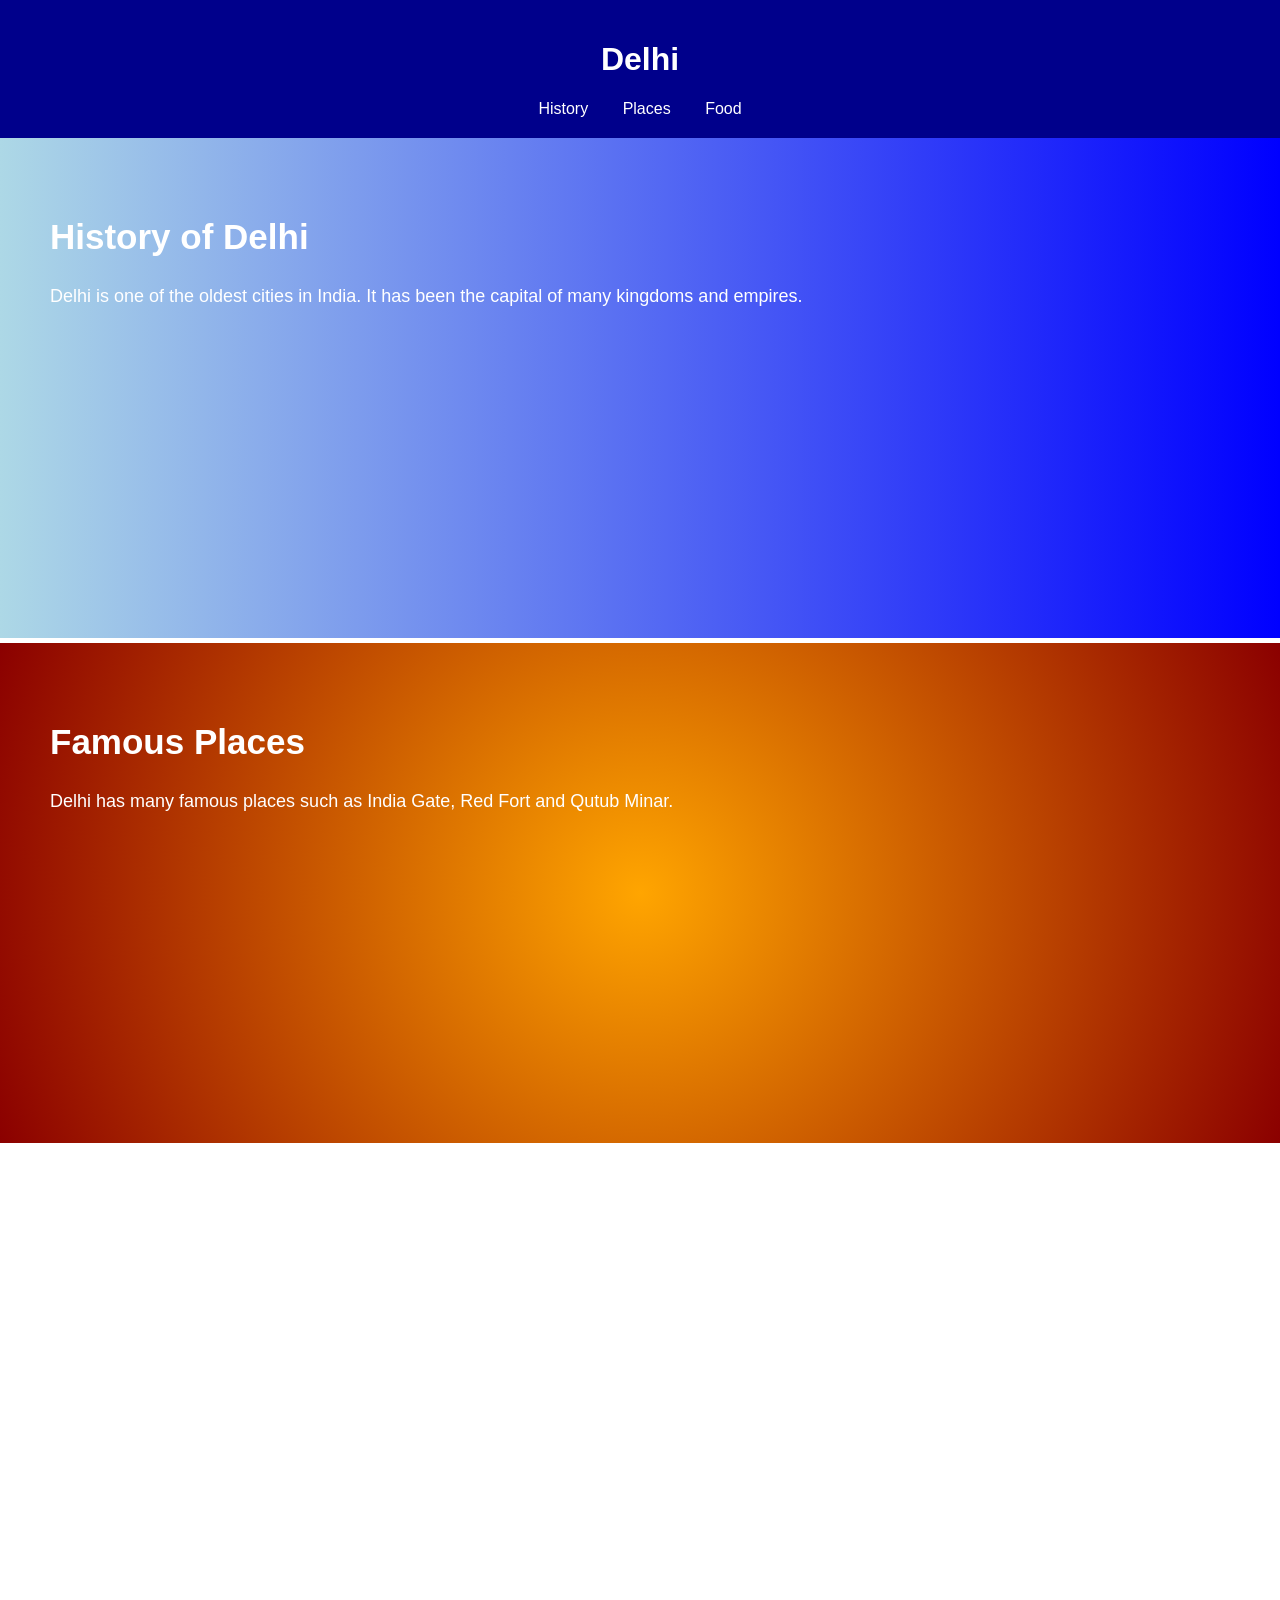
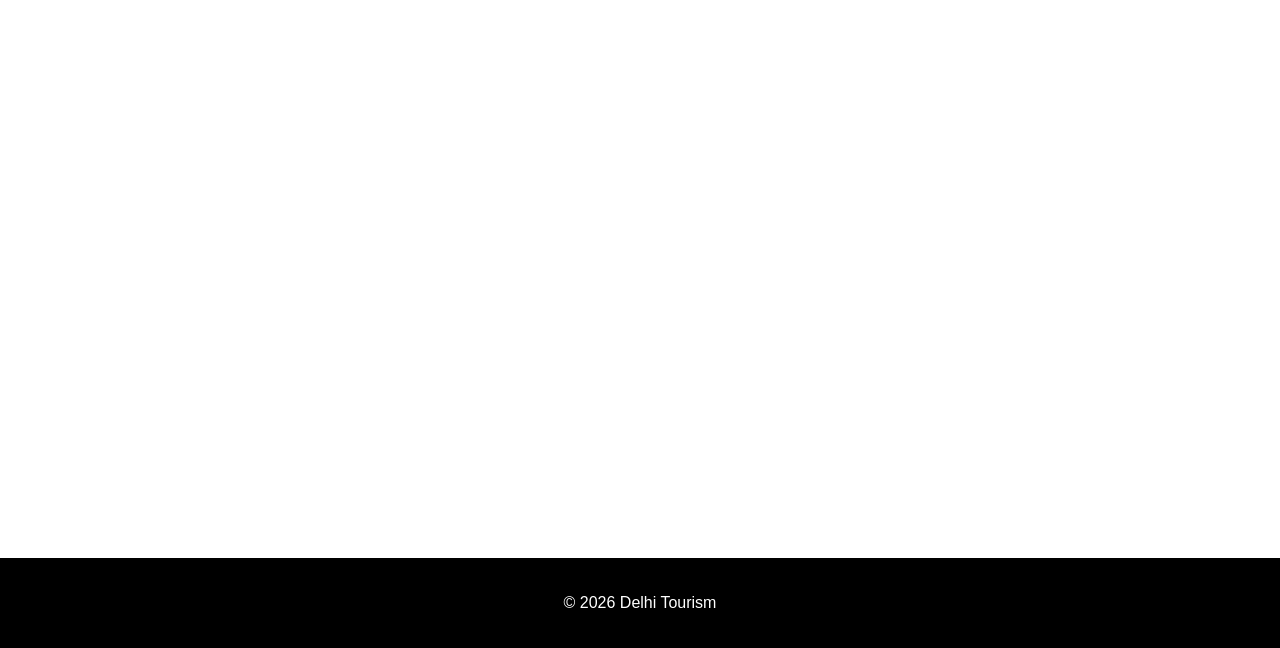
<file: BridgeLabz-Training-3Y-html-practice/CSS-Basics/Assignment5/Q2_Webpage/index.html>
<!DOCTYPE html>
<html>
<head>
    <title>My City</title>
    <link rel="stylesheet" href="style.css">
</head>

<body>

<header>
    <h1>Delhi</h1>

    <nav>
        <a href="#history">History</a>
        <a href="#places">Places</a>
        <a href="#food">Food</a>
    </nav>
</header>

<main>

    <section id="history" class="section1">
        <h2>History of Delhi</h2>
        <p>
            Delhi is one of the oldest cities in India. It has been the
            capital of many kingdoms and empires.
        </p>
    </section>

    <section id="places" class="section2">
        <h2>Famous Places</h2>
        <p>
            Delhi has many famous places such as India Gate, Red Fort
            and Qutub Minar.
        </p>
    </section>

    <section id="food" class="section3">
        <h2>Famous Food</h2>
        <p>
            Delhi is famous for chole bhature, gol gappe, parathas
            and many other foods.
        </p>
    </section>

    <section class="section4">
        <h2>Why Visit Delhi?</h2>
        <p>
            Delhi is a combination of history, culture, food and modern life.
        </p>
    </section>

</main>

<footer>
    <p>© 2026 Delhi Tourism</p>
</footer>

</body>
</html>
</file>
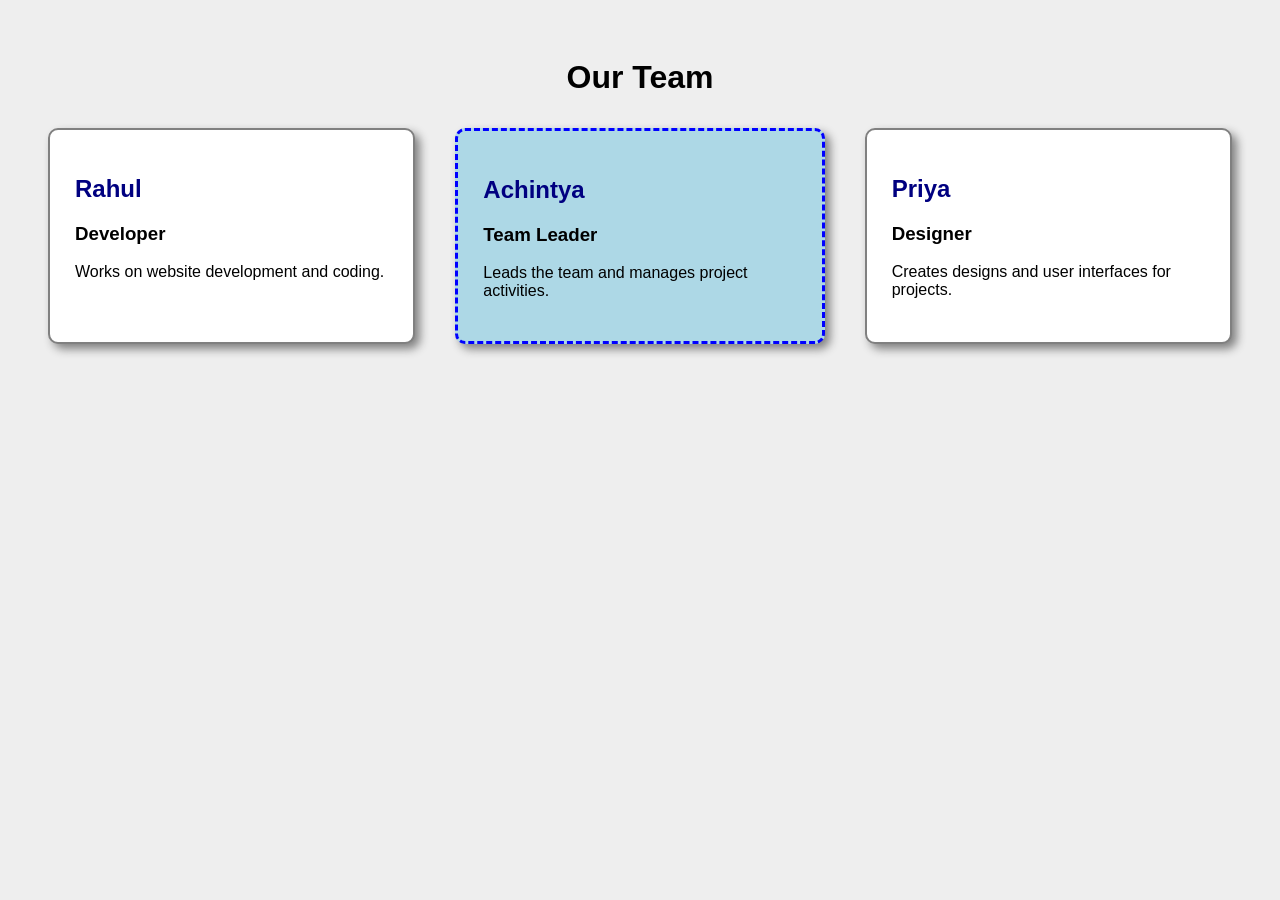
<file: BridgeLabz-Training-3Y-html-practice/CSS-Basics/Assignment5/Q3_Members/index.html>
<!DOCTYPE html>
<html>
<head>
    <title>Team Members</title>
    <link rel="stylesheet" href="style.css">
</head>

<body>

<h1>Our Team</h1>

<div class="team">

    <div class="card">
        <h2>Rahul</h2>
        <h3>Developer</h3>
        <p>
            Works on website development and coding.
        </p>
    </div>

    <div class="card leader">
        <h2>Achintya</h2>
        <h3>Team Leader</h3>
        <p>
            Leads the team and manages project activities.
        </p>
    </div>

    <div class="card">
        <h2>Priya</h2>
        <h3>Designer</h3>
        <p>
            Creates designs and user interfaces for projects.
        </p>
    </div>

</div>

</body>
</html>
</file>
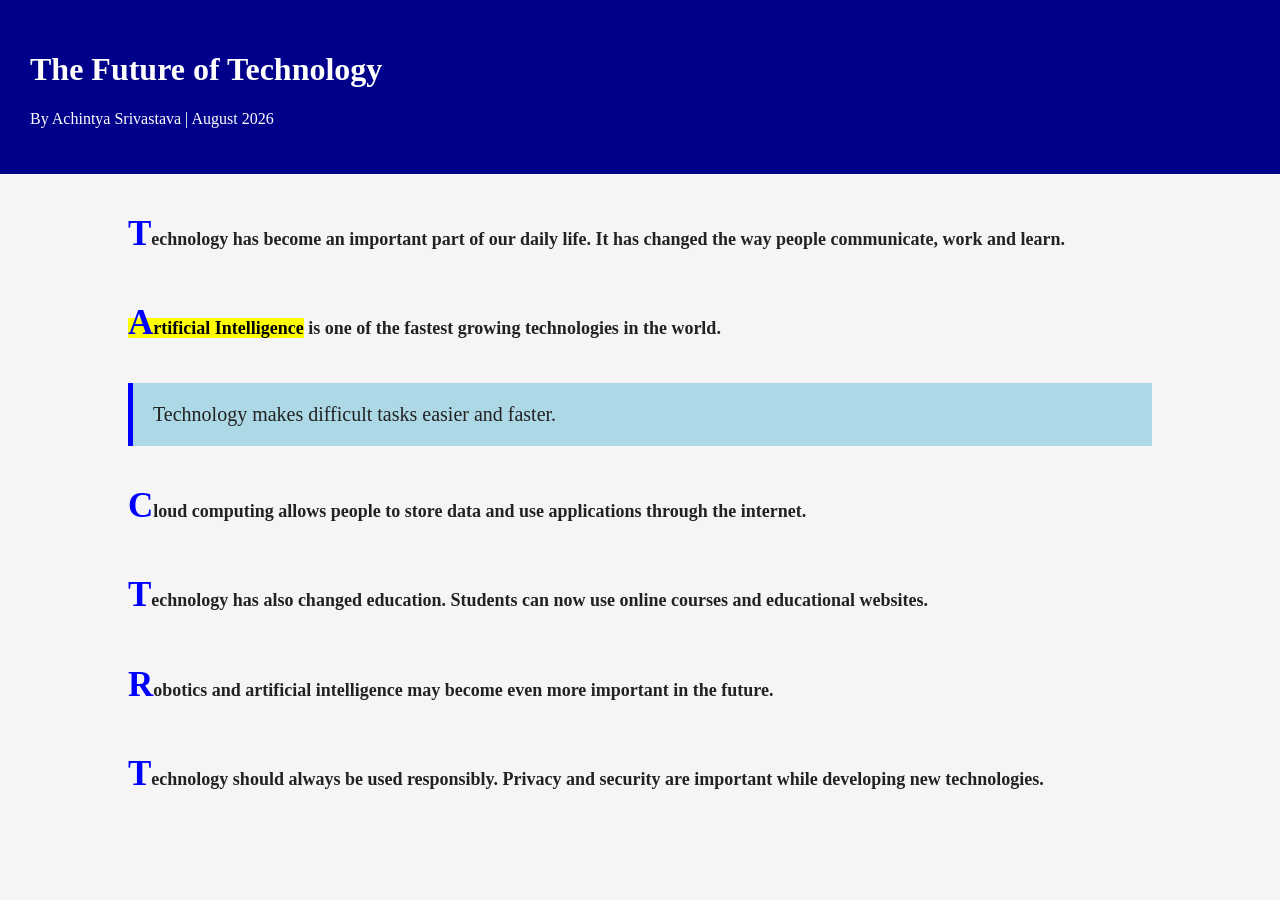
<file: BridgeLabz-Training-3Y-html-practice/CSS-Basics/Assignment5/Q4_Article/index.html>
<!DOCTYPE html>
<html>
<head>
    <title>Technology</title>
    <link rel="stylesheet" href="style.css">
</head>

<body>

<header>
    <h1>The Future of Technology</h1>
    <p>By Achintya Srivastava | August 2026</p>
</header>

<main>

    <p>
        Technology has become an important part of our daily life.
        It has changed the way people communicate, work and learn.
    </p>

    <p>
        <mark>Artificial Intelligence</mark> is one of the fastest
        growing technologies in the world.
    </p>

    <blockquote>
        Technology makes difficult tasks easier and faster.
    </blockquote>

    <p>
        Cloud computing allows people to store data and use applications
        through the internet.
    </p>

    <p>
        Technology has also changed education. Students can now use
        online courses and educational websites.
    </p>

    <p>
        Robotics and artificial intelligence may become even more important
        in the future.
    </p>

    <p>
        Technology should always be used responsibly. Privacy and security
        are important while developing new technologies.
    </p>

</main>

</body>
</html>
</file>
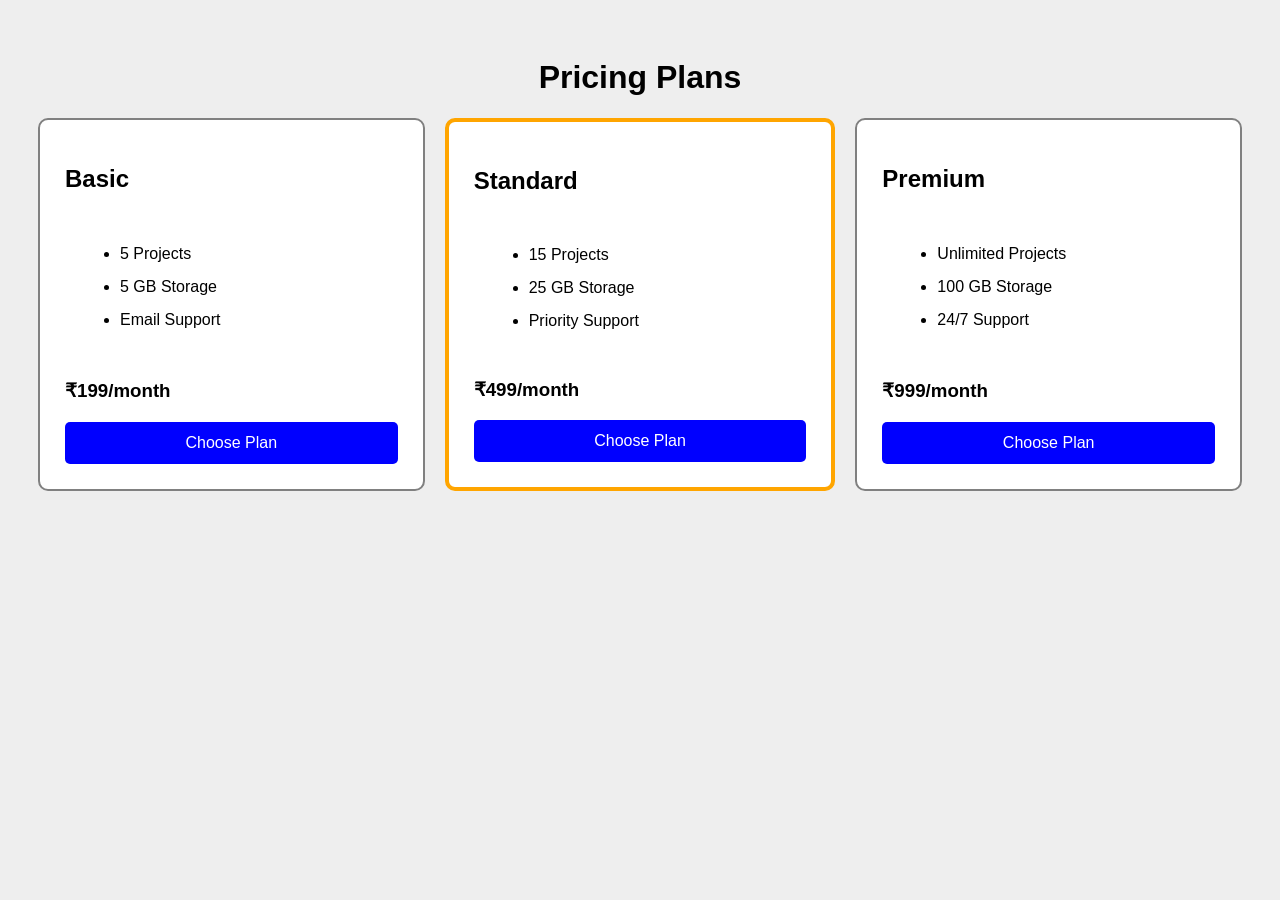
<file: BridgeLabz-Training-3Y-html-practice/CSS-Basics/Assignment5/Q5_Table/index.html>
<!DOCTYPE html>
<html>
<head>
    <title>Pricing</title>
    <link rel="stylesheet" href="style.css">
</head>

<body>

<h1>Pricing Plans</h1>

<div class="plans">

    <div class="plan">
        <h2>Basic</h2>

        <ul>
            <li>5 Projects</li>
            <li>5 GB Storage</li>
            <li>Email Support</li>
        </ul>

        <h3>₹199/month</h3>

        <a href="#">Choose Plan</a>
    </div>

    <div class="plan popular">
        <h2>Standard</h2>

        <ul>
            <li>15 Projects</li>
            <li>25 GB Storage</li>
            <li>Priority Support</li>
        </ul>

        <h3>₹499/month</h3>

        <a href="#">Choose Plan</a>
    </div>

    <div class="plan">
        <h2>Premium</h2>

        <ul>
            <li>Unlimited Projects</li>
            <li>100 GB Storage</li>
            <li>24/7 Support</li>
        </ul>

        <h3>₹999/month</h3>

        <a href="#">Choose Plan</a>
    </div>

</div>

</body>
</html>
</file>
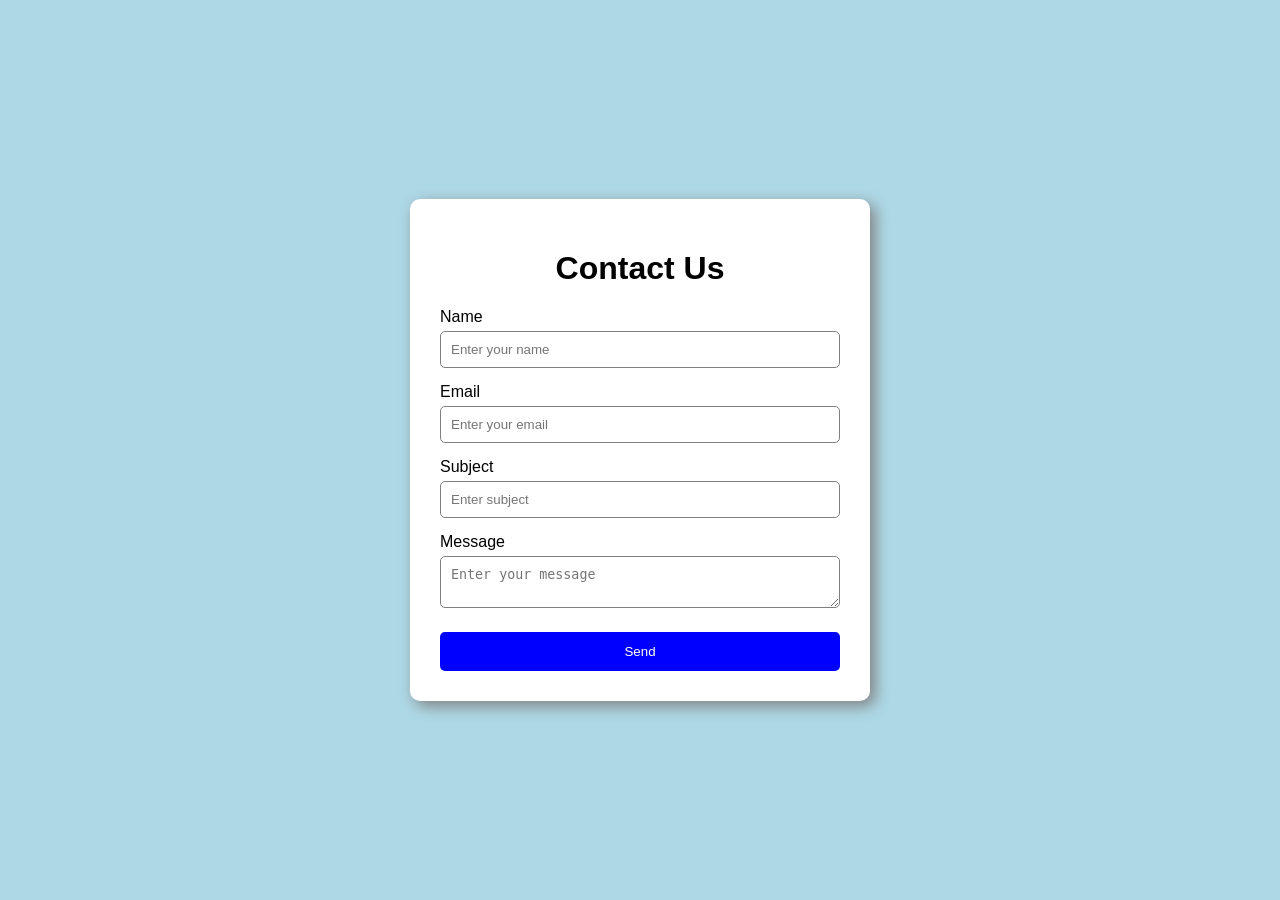
<file: BridgeLabz-Training-3Y-html-practice/CSS-Basics/Assignment5/Q7_Form/index.html>
<!DOCTYPE html>
<html>
<head>
    <title>Contact</title>
    <link rel="stylesheet" href="style.css">
</head>

<body>

<form>

    <h1>Contact Us</h1>

    <label>Name</label>
    <input type="text" placeholder="Enter your name">

    <label>Email</label>
    <input type="email" placeholder="Enter your email">

    <label>Subject</label>
    <input type="text" placeholder="Enter subject">

    <label>Message</label>
    <textarea placeholder="Enter your message"></textarea>

    <button>Send</button>

</form>

</body>
</html>
</file>
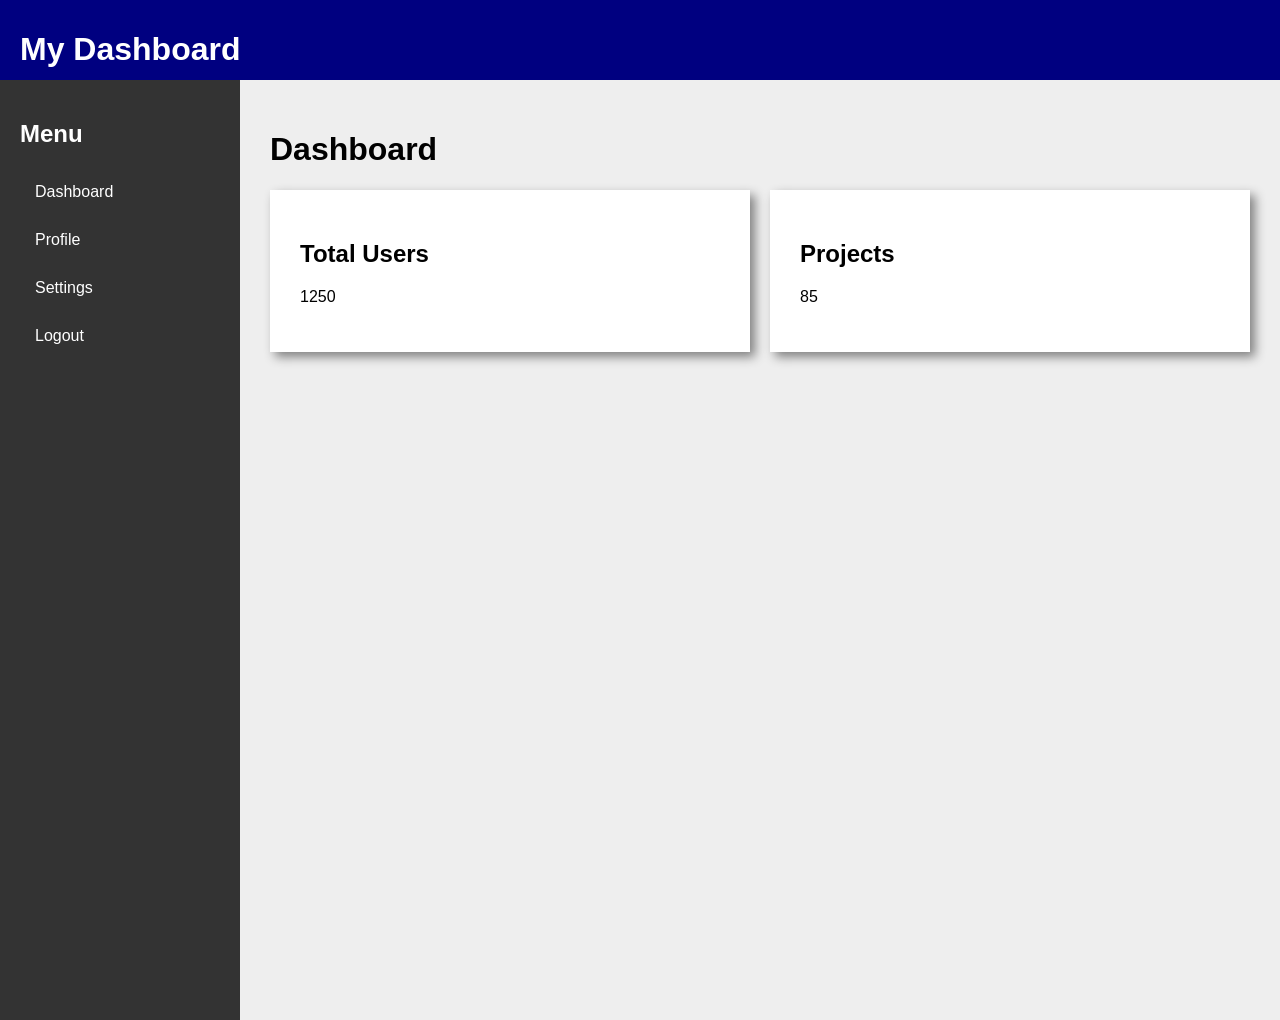
<file: BridgeLabz-Training-3Y-html-practice/CSS-Basics/Assignment5/Q8_Dashboard/index.html>
<!DOCTYPE html>
<html>
<head>
    <title>Dashboard</title>
    <link rel="stylesheet" href="style.css">
</head>

<body>

<header>
    <h1>My Dashboard</h1>
</header>

<div class="dashboard">

    <aside>
        <h2>Menu</h2>

        <a href="#">Dashboard</a>
        <a href="#">Profile</a>
        <a href="#">Settings</a>
        <a href="#">Logout</a>
    </aside>

    <main>

        <h1>Dashboard</h1>

        <div class="boxes">

            <div class="box">
                <h2>Total Users</h2>
                <p>1250</p>
            </div>

            <div class="box">
                <h2>Projects</h2>
                <p>85</p>
            </div>

        </div>

    </main>

</div>

</body>
</html>
</file>
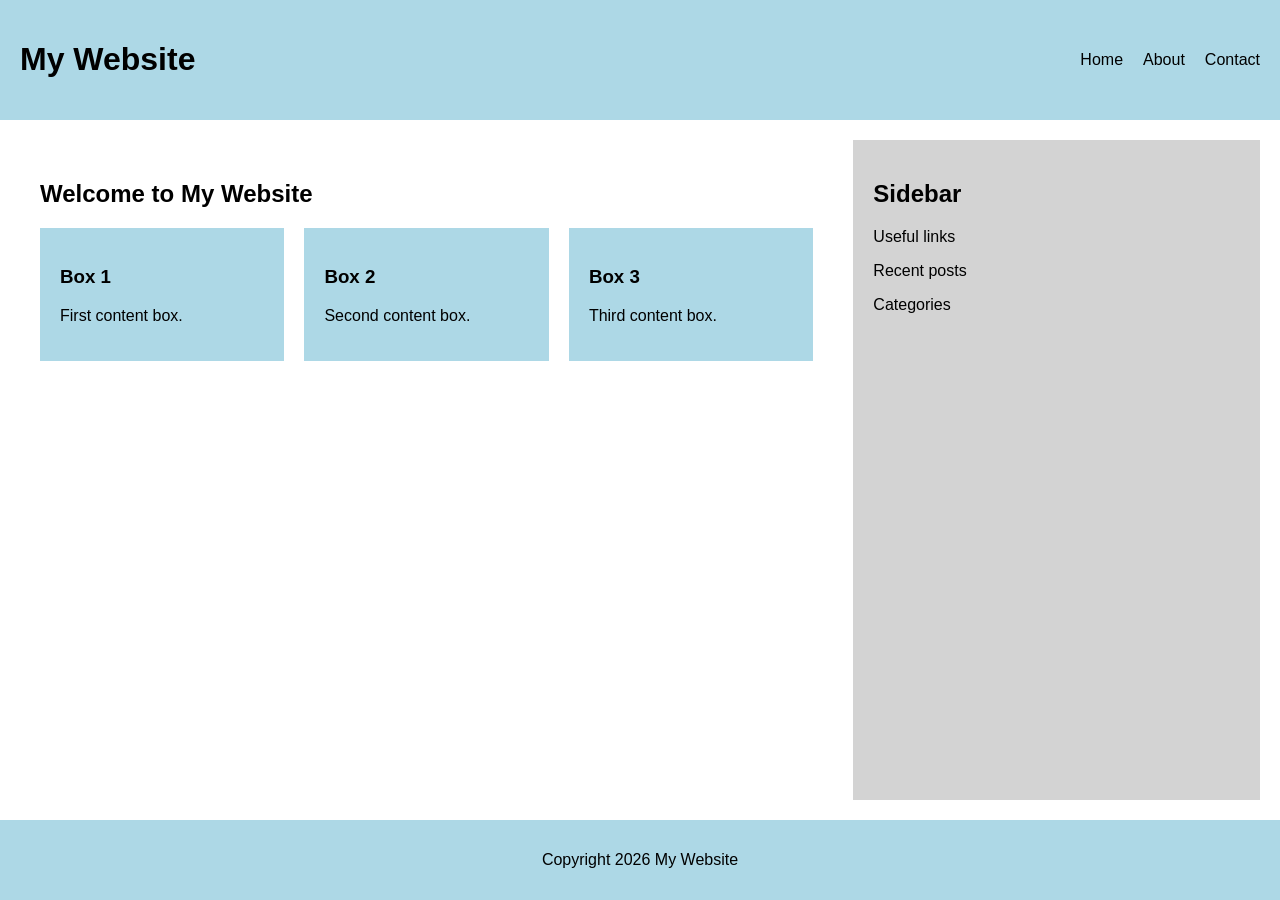
<file: BridgeLabz-Training-3Y-html-practice/CSS_Flexbox_and_Grid/Assignment6/Q10_Layout/index.html>
<!DOCTYPE html>
<html>
<head>
    <title>Responsive Webpage</title>
    <link rel="stylesheet" href="./style.css">
</head>
<body>

<div class="page">

    <header>
        <h1>My Website</h1>

        <nav>
            <a href="#">Home</a>
            <a href="#">About</a>
            <a href="#">Contact</a>
        </nav>
    </header>

    <main>

        <article>
            <h2 class="title">Welcome to My Website</h2>

            <div class="boxes">

                <div class="box">
                    <h3>Box 1</h3>
                    <p>First content box.</p>
                </div>

                <div class="box">
                    <h3>Box 2</h3>
                    <p>Second content box.</p>
                </div>

                <div class="box">
                    <h3>Box 3</h3>
                    <p>Third content box.</p>
                </div>

            </div>
        </article>

        <aside>
            <h2>Sidebar</h2>
            <p>Useful links</p>
            <p>Recent posts</p>
            <p>Categories</p>
        </aside>

    </main>

    <footer>
        <p>Copyright 2026 My Website</p>
    </footer>

</div>

</body>
</html>
</file>
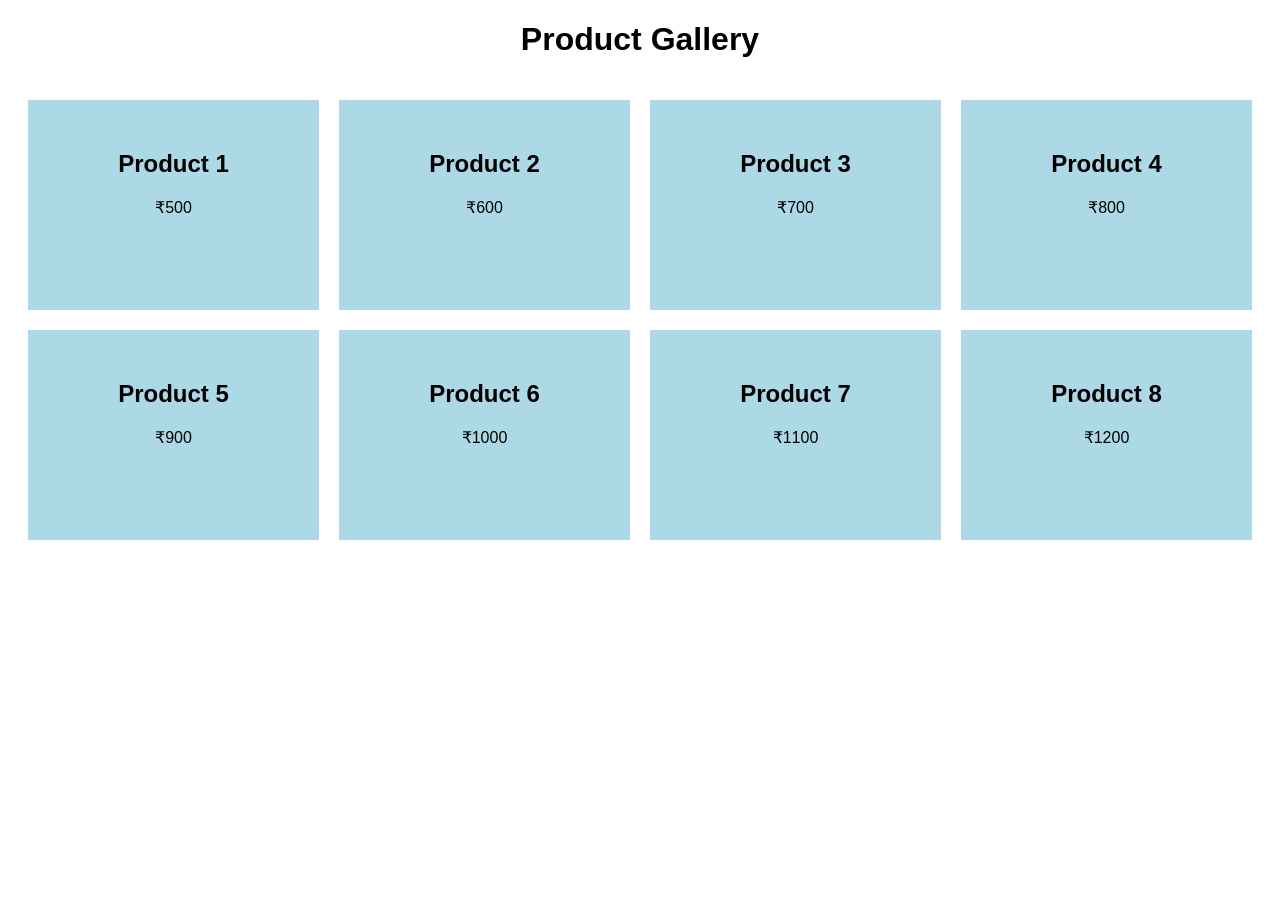
<file: BridgeLabz-Training-3Y-html-practice/CSS_Flexbox_and_Grid/Assignment6/Q2_Gallery/index.html>
<!DOCTYPE html>
<html>
<head>
    <title>Product Gallery</title>
    <link rel="stylesheet" href="./style.css">
</head>
<body>

<h1>Product Gallery</h1>

<div class="products">

    <div class="card">
        <h2>Product 1</h2>
        <p>₹500</p>
    </div>

    <div class="card">
        <h2>Product 2</h2>
        <p>₹600</p>
    </div>

    <div class="card">
        <h2>Product 3</h2>
        <p>₹700</p>
    </div>

    <div class="card">
        <h2>Product 4</h2>
        <p>₹800</p>
    </div>

    <div class="card">
        <h2>Product 5</h2>
        <p>₹900</p>
    </div>

    <div class="card">
        <h2>Product 6</h2>
        <p>₹1000</p>
    </div>

    <div class="card">
        <h2>Product 7</h2>
        <p>₹1100</p>
    </div>

    <div class="card">
        <h2>Product 8</h2>
        <p>₹1200</p>
    </div>

</div>

</body>
</html>
</file>
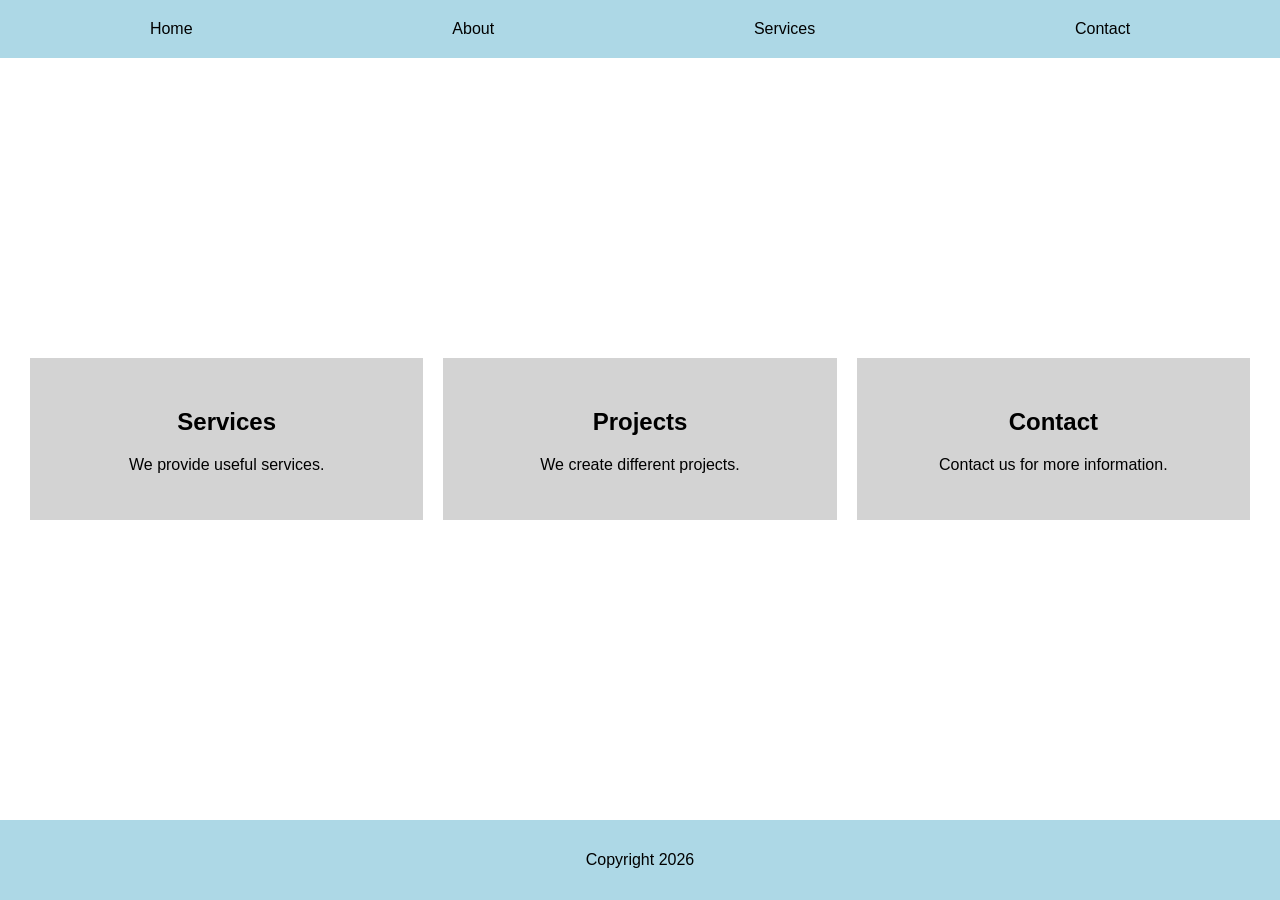
<file: BridgeLabz-Training-3Y-html-practice/CSS_Flexbox_and_Grid/Assignment6/Q3_Homepage/index.html>
<!DOCTYPE html>
<html>
<head>
    <title>Homepage</title>
    <link rel="stylesheet" href="./style.css">
</head>
<body>

<div class="page">

    <header>
        <a href="#">Home</a>
        <a href="#">About</a>
        <a href="#">Services</a>
        <a href="#">Contact</a>
    </header>

    <main>
        <div class="box">
            <h2>Services</h2>
            <p>We provide useful services.</p>
        </div>

        <div class="box">
            <h2>Projects</h2>
            <p>We create different projects.</p>
        </div>

        <div class="box">
            <h2>Contact</h2>
            <p>Contact us for more information.</p>
        </div>
    </main>

    <footer>
        <p>Copyright 2026</p>
    </footer>

</div>

</body>
</html>
</file>
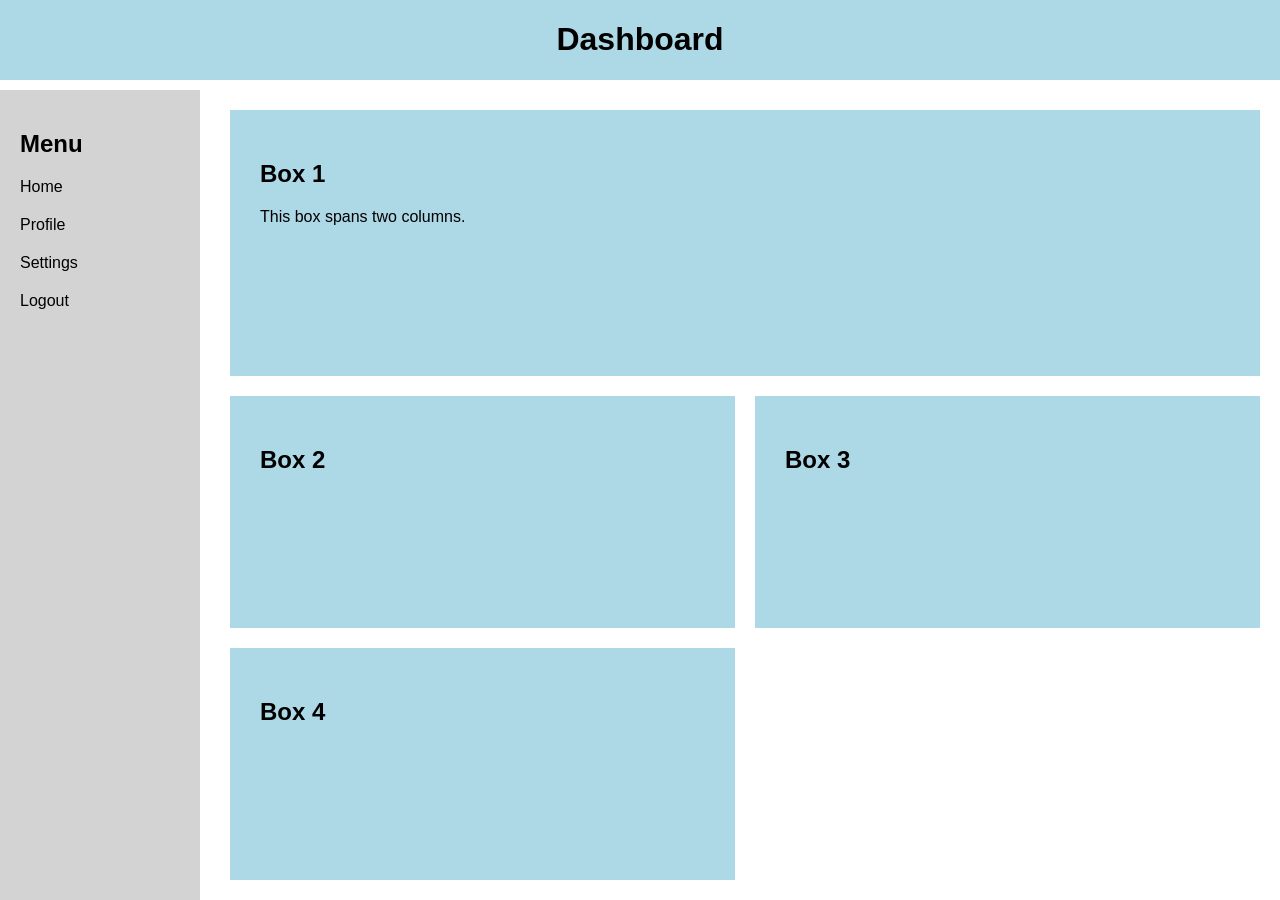
<file: BridgeLabz-Training-3Y-html-practice/CSS_Flexbox_and_Grid/Assignment6/Q4_Dashboard/index.html>
<!DOCTYPE html>
<html>
<head>
    <title>Dashboard</title>
    <link rel="stylesheet" href="./style.css">
</head>
<body>

<div class="dashboard">

    <header>
        <h1>Dashboard</h1>
    </header>

    <aside>
        <h2>Menu</h2>
        <a href="#">Home</a>
        <a href="#">Profile</a>
        <a href="#">Settings</a>
        <a href="#">Logout</a>
    </aside>

    <main>
        <div class="box big">
            <h2>Box 1</h2>
            <p>This box spans two columns.</p>
        </div>

        <div class="box">
            <h2>Box 2</h2>
        </div>

        <div class="box">
            <h2>Box 3</h2>
        </div>

        <div class="box">
            <h2>Box 4</h2>
        </div>
    </main>

</div>

</body>
</html>
</file>
<file: BridgeLabz-Training-3Y-html-practice/CSS-Basics/Assignment5/Q2_Webpage/style.css>
body {
    margin: 0;
    font-family: Arial;
}

header {
    background-color: darkblue;
    color: white;
    padding: 20px;
    text-align: center;
}

nav a {
    color: white;
    text-decoration: none;
    margin: 15px;
}

section {
    height: 400px;
    padding: 50px;
    border-bottom: 5px solid white;
}

section h2 {
    font-size: 35px;
}

section p {
    font-size: 18px;
}

/* Linear gradient */
.section1 {
    background: linear-gradient(to right, lightblue, blue);
    color: white;
}

/* Radial gradient */
.section2 {
    background: radial-gradient(circle, orange, darkred);
    color: white;
}

/* Fixed background */
.section3 {
    background-image: url("https://picsum.photos/1200/700?1");
    background-size: cover;
    background-attachment: fixed;
    color: white;
}

/* Second fixed background */
.section4 {
    background-image: url("https://picsum.photos/1200/700?2");
    background-size: cover;
    background-attachment: fixed;
    color: white;
}

footer {
    background-color: black;
    color: white;
    text-align: center;
    padding: 20px;
}
</file>
<file: BridgeLabz-Training-3Y-html-practice/CSS-Basics/Assignment5/Q3_Members/style.css>
body {
    font-family: Arial;
    background-color: #eeeeee;
    padding: 30px;
}

h1 {
    text-align: center;
}

.team {
    display: flex;
    gap: 20px;
}

.card {
    flex: 1;
    background-color: white;
    padding: 25px;
    margin: 10px;
    border: 2px solid gray;
    border-radius: 10px;
    box-shadow: 5px 5px 10px gray;
}

.card h2 {
    color: navy;
}

.leader {
    background-color: lightblue;
    border: 3px dashed blue;
}
</file>
<file: BridgeLabz-Training-3Y-html-practice/CSS-Basics/Assignment5/Q4_Article/style.css>
body {
    margin: 0;
    font-family: Georgia;
    background-color: #f5f5f5;
    color: #222;
}

header {
    background-color: darkblue;
    color: white;
    padding: 30px;
}

main {
    width: 80%;
    margin: 30px auto;
}

main p {
    font-size: 18px;
    line-height: 1.7;
    margin-bottom: 30px;
}

/* First letter */
main p::first-letter {
    font-size: 35px;
    color: blue;
}

/* First line */
main p::first-line {
    font-weight: bold;
}

mark {
    background-color: yellow;
}

blockquote {
    background-color: lightblue;
    border-left: 5px solid blue;
    padding: 20px;
    margin: 30px 0;
    font-size: 20px;
}
</file>
<file: BridgeLabz-Training-3Y-html-practice/CSS-Basics/Assignment5/Q5_Table/style.css>
body {
    font-family: Arial;
    background-color: #eeeeee;
    padding: 30px;
}

h1 {
    text-align: center;
}

.plans {
    display: flex;
    gap: 20px;
}

.plan {
    flex: 1;
    padding: 25px;
    background-color: white;
    border: 2px solid gray;
    border-radius: 10px;

    display: flex;
    flex-direction: column;
    justify-content: space-between;

    transition: 0.3s;
}

.plan:hover {
    transform: scale(1.05);
    background-color: lightblue;
}

.plan li {
    margin: 15px;
}

.plan a {
    background-color: blue;
    color: white;
    padding: 12px;
    text-align: center;
    text-decoration: none;
    border-radius: 5px;
}

.popular {
    border: 4px solid orange;
}
</file>
<file: BridgeLabz-Training-3Y-html-practice/CSS-Basics/Assignment5/Q7_Form/style.css>
body {
    margin: 0;
    height: 100vh;
    background-color: lightblue;

    display: flex;
    justify-content: center;
    align-items: center;

    font-family: Arial;
}

form {
    width: 400px;
    background-color: white;
    padding: 30px;
    border-radius: 10px;
    box-shadow: 5px 5px 15px gray;
}

h1 {
    text-align: center;
}

label {
    display: block;
    margin-top: 15px;
}

input,
textarea {
    width: 100%;
    padding: 10px;
    margin-top: 5px;
    border: 1px solid gray;
    border-radius: 5px;
    box-sizing: border-box;
}

input:focus,
textarea:focus {
    border: 2px solid blue;
}

button {
    width: 100%;
    margin-top: 20px;
    padding: 12px;
    background-color: blue;
    color: white;
    border: none;
    border-radius: 5px;
}
</file>
<file: BridgeLabz-Training-3Y-html-practice/CSS-Basics/Assignment5/Q8_Dashboard/style.css>
body {
    margin: 0;
    font-family: Arial;
    background-color: #eeeeee;
}

header {
    position: fixed;
    top: 0;
    width: 100%;
    height: 60px;
    background-color: navy;
    color: white;
    padding: 10px 20px;
}

.dashboard {
    display: flex;
    padding-top: 80px;
}

aside {
    width: 200px;
    min-height: 100vh;
    background-color: #333;
    padding: 20px;
    color: white;
}

aside a {
    display: block;
    color: white;
    text-decoration: none;
    padding: 15px;
}

main {
    padding: 30px;
    flex: 1;
}

.boxes {
    display: flex;
    gap: 20px;
}

.box {
    flex: 1;
    background-color: white;
    padding: 30px;
    box-shadow: 5px 5px 10px gray;
}
</file>
<file: BridgeLabz-Training-3Y-html-practice/CSS_Flexbox_and_Grid/Assignment6/Q10_Layout/style.css>
body {
    margin: 0;
    font-family: Arial;
}

.page {
    min-height: 100vh;
    display: flex;
    flex-direction: column;
}

header {
    display: flex;
    justify-content: space-between;
    align-items: center;
    padding: 20px;
    background-color: lightblue;
}

nav {
    display: flex;
    gap: 20px;
}

nav a {
    color: black;
    text-decoration: none;
}

main {
    flex: 1;
    display: grid;
    grid-template-columns: 2fr 1fr;
    gap: 20px;
    padding: 20px;
}

article {
    padding: 20px;
}

aside {
    background-color: lightgray;
    padding: 20px;
}

.boxes {
    display: flex;
    gap: 20px;
}

.box {
    flex: 1;
    padding: 20px;
    background-color: lightblue;
}

.title {
    animation: moveTitle 2s;
}

@keyframes moveTitle {
    from {
        opacity: 0;
        transform: translateY(20px);
    }

    to {
        opacity: 1;
        transform: translateY(0);
    }
}

footer {
    text-align: center;
    padding: 15px;
    background-color: lightblue;
}
</file>
<file: BridgeLabz-Training-3Y-html-practice/CSS_Flexbox_and_Grid/Assignment6/Q2_Gallery/style.css>
body {
    font-family: Arial;
    text-align: center;
}

.products {
    display: grid;
    grid-template-columns: repeat(4, 1fr);
    gap: 20px;
    padding: 20px;
}

.card {
    background-color: lightblue;
    padding: 30px;
    min-height: 150px;
    transition: transform 0.3s;
}

.card:hover {
    transform: scale(1.05);
}
</file>
<file: BridgeLabz-Training-3Y-html-practice/CSS_Flexbox_and_Grid/Assignment6/Q3_Homepage/style.css>
body {
    margin: 0;
    font-family: Arial;
}

.page {
    min-height: 100vh;
    display: flex;
    flex-direction: column;
}

header {
    display: flex;
    justify-content: space-around;
    padding: 20px;
    background-color: lightblue;
}

header a {
    text-decoration: none;
    color: black;
}

main {
    flex: 1;
    display: flex;
    justify-content: space-around;
    align-items: center;
    gap: 20px;
    padding: 30px;
}

.box {
    width: 30%;
    padding: 30px;
    text-align: center;
    background-color: lightgray;
    transition: transform 0.3s;
}

.box:hover {
    transform: rotate(2deg);
}

footer {
    text-align: center;
    padding: 15px;
    background-color: lightblue;
}
</file>
<file: BridgeLabz-Training-3Y-html-practice/CSS_Flexbox_and_Grid/Assignment6/Q4_Dashboard/style.css>
body {
    margin: 0;
    font-family: Arial;
}

.dashboard {
    display: grid;
    grid-template-columns: 200px 1fr;
    grid-template-rows: 80px 1fr;
    min-height: 100vh;
    gap: 10px;
}

header {
    grid-column: 1 / 3;
    background-color: lightblue;
    text-align: center;
}

aside {
    background-color: lightgray;
    padding: 20px;
}

aside a {
    display: block;
    margin: 20px 0;
    color: black;
    text-decoration: none;
}

main {
    display: grid;
    grid-template-columns: repeat(2, 1fr);
    gap: 20px;
    padding: 20px;
}

.box {
    padding: 30px;
    background-color: lightblue;
    transition: transform 0.3s;
}

.box:hover {
    transform: scale(1.05);
    box-shadow: 2px 2px 10px gray;
}

.big {
    grid-column: span 2;
}
</file>
